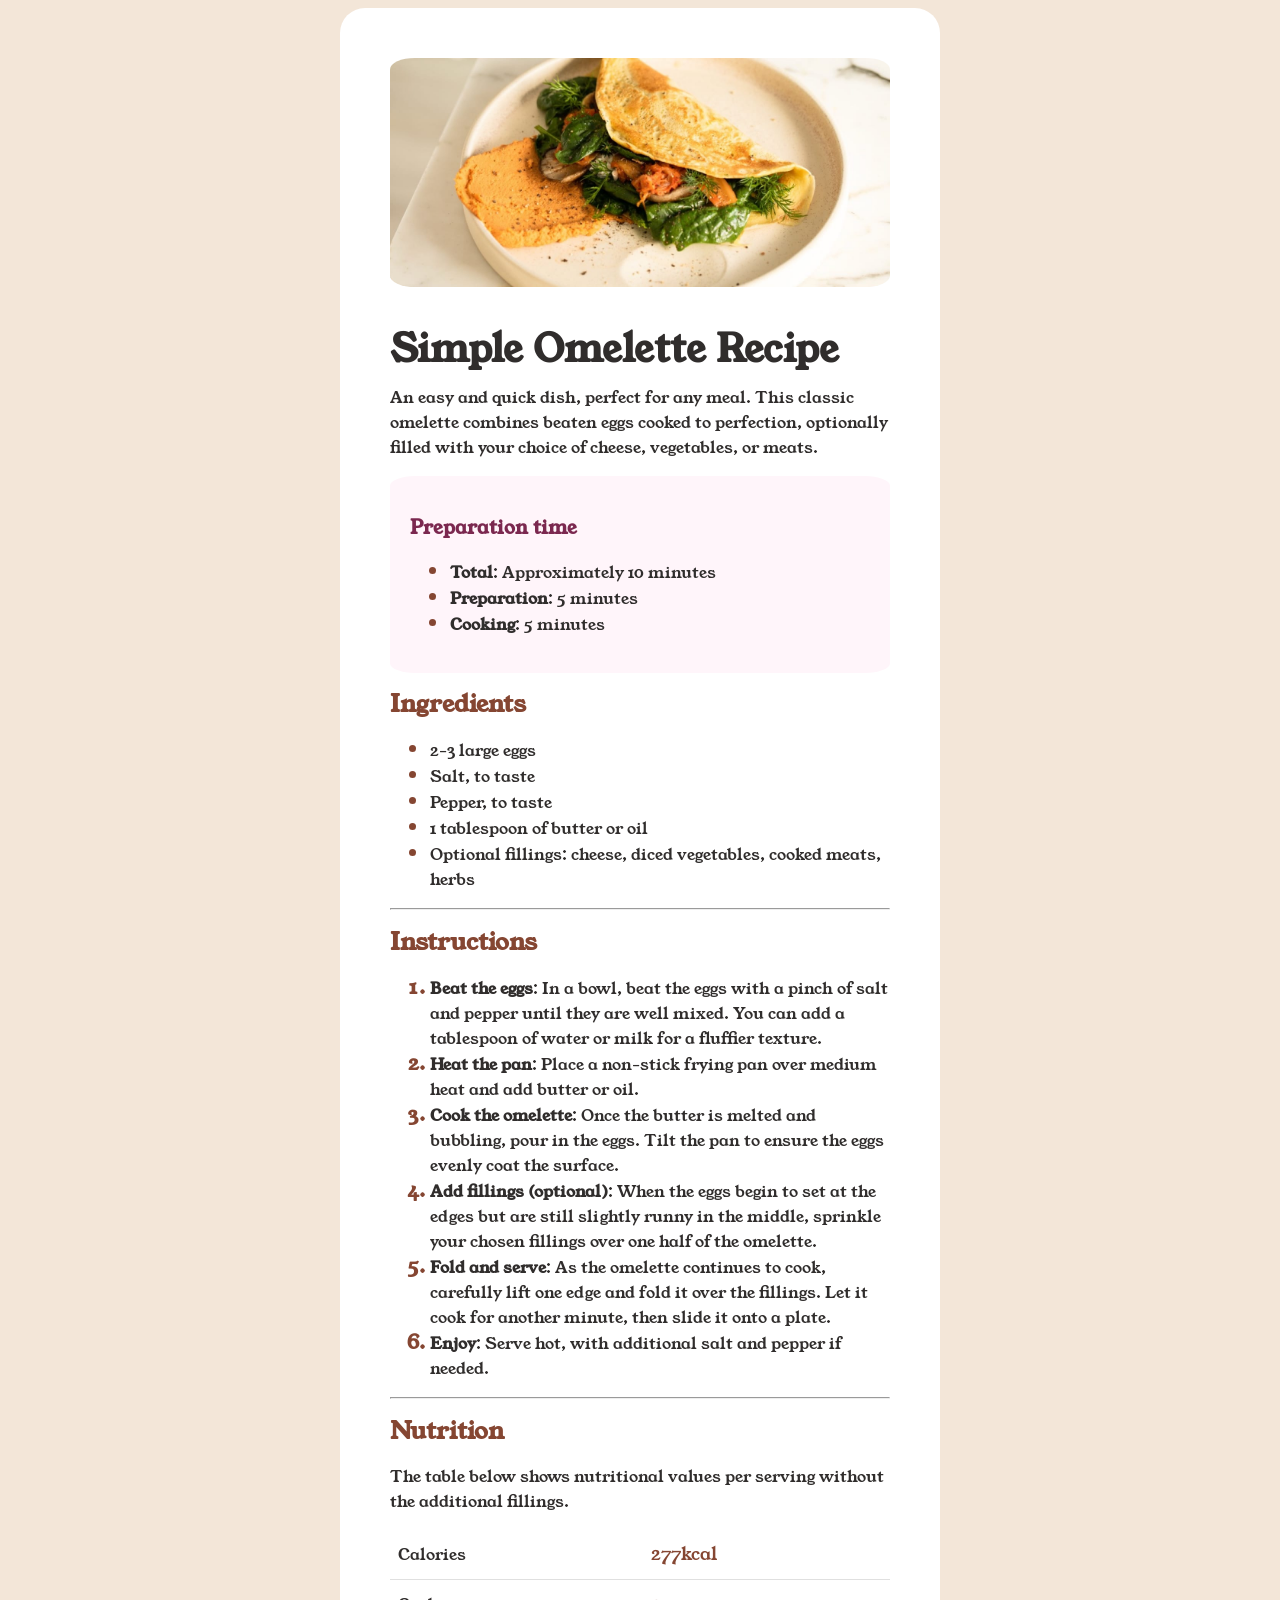
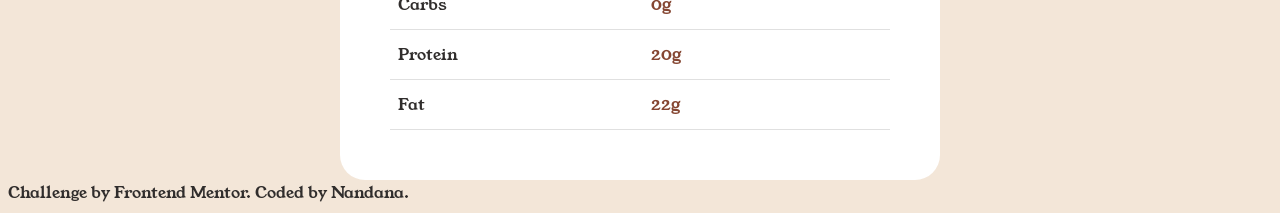
<file: index.html>
<!DOCTYPE html>
<html lang="en">
<head>
    <meta charset="UTF-8">
    <meta name="viewport" content="width=device-width, initial-scale=1.0">
    <link rel="stylesheet" href="recipe_style.css">
    <link rel="preconnect" href="https://fonts.googleapis.com">
    <link rel="preconnect" href="https://fonts.gstatic.com" crossorigin>
    <link href="https://fonts.googleapis.com/css2?family=Young+Serif&display=swap" rel="stylesheet">
    <title>recipe</title>
</head>
<body>
<div id="recipe">
    <img src="./image-omelette.jpeg" alt="recipe image">
    <div class="intro"> 
        <h1><big>Simple Omelette Recipe</big></h1>
        <p>An easy and quick dish, perfect for any meal. This classic omelette combines beaten eggs cooked to perfection, optionally filled with your choice of cheese, vegetables, or meats.</p>
    </div>

    <div class="prep">
        <h3>Preparation time</h3>
        <ul>
            <li> <strong>Total</strong>: Approximately 10 minutes</li>
            <li><strong>Preparation</strong>: 5 minutes</li>
            <li><strong>Cooking</strong>: 5 minutes</li>
        </ul>
    </div>

    <div class="Ingredients">
        <h2>Ingredients</h2>
        <ul>
            <li>2-3 large eggs</li>
            <li> Salt, to taste</li>
            <li>Pepper, to taste</li>
            <li>1 tablespoon of butter or oil</li>
            <li>Optional fillings: cheese, diced vegetables, cooked meats, herbs </li>
        </ul>
    </div>
    <hr>

    <div class="instr">
        <h2>Instructions</h2>
        <ol>
            <li><strong>Beat the eggs</strong>: In a bowl, beat the eggs with a pinch of salt and pepper until they are well mixed. You can add a tablespoon of water or milk for a fluffier texture.</li>
            <li><strong>Heat the pan</strong>: Place a non-stick frying pan over medium heat and add butter or oil.</li>
            <li><strong>Cook the omelette</strong>: Once the butter is melted and bubbling, pour in the eggs. Tilt the pan to ensure the eggs evenly coat the surface.</li>
            <li><strong>Add fillings (optional)</strong>: When the eggs begin to set at the edges but are still slightly runny in the middle, sprinkle your chosen fillings over one half of the omelette.</li>
            <li><strong> Fold and serve</strong>: As the omelette continues to cook, carefully lift one edge and fold it over the fillings. Let it cook for another minute, then slide it onto a plate.</li>
            <li><strong> Enjoy</strong>: Serve hot, with additional salt and pepper if needed.</li>
        </ol>
    </div>
    <hr>

    <div class="nutri">
        <h2>Nutrition</h2>
        <p>The table below shows nutritional values per serving without the additional fillings.</p>
        <table>
            <tr>
                <th>Calories</th>
                <td>277kcal</td>
            </tr>
            
            <tr>
                <th>Carbs</th>
                <td>0g</td>
            </tr>
            
            <tr>
                <th>Protein</th>
                <td>20g</td>
            </tr>
    
            <tr>
                <th>Fat</th>
                <td>22g</td>
            </tr>
            
        </table>

    </div>
</div>
</body>
</html>
                   
Challenge by Frontend Mentor. Coded by Nandana.
</file>
<file: recipe_style.css>
body{
    
    font-family: Young Serif,serif;
    font-weight: normal;
    line-height: 25px;
    color:hsl(24, 5%, 18%);
    background-color: hsl(30, 54%, 90%);
    
    
    
}
#recipe{
    padding: 50px;
   background: hsl(0, 0%, 100%);
   border-radius: 25px;
   max-width: 500px;  /*content inside body has fixed width*/
   margin: auto; /*body content is centered;gives automatic margin horizontally(left and right side) */
   
   
}
#recipe > img{
    
    border-radius: 5%; 
    width: 100%;
    height: auto;
    display: block;
    margin-bottom: 50px;
    


}

 .prep{
    background-color: hsl(330, 100%, 98%);
    border-radius: 5%;
    padding: 20px 20px;
 }
 .prep h3{
    color:hsl(332, 51%, 32%);
 }
.Ingredients h2,.instr h2,.nutri h2{
    color:#854632;
 }
 ul li::marker,ol li::marker{
    color: #854632;
    font-size:20px;
    font-weight: bold;
 }
 table{
    text-align: left;
    border-collapse: collapse;
    width:100%;
   
    
 }
 th,td{
    border-bottom:1px solid #e0e0e0;
    padding: 12px 8px;

 }
 td{
    color:#854632;
    font-size: large;
 }
 th{
    font-weight: normal;
 }
 .young-serif-regular {
    font-family: "Young Serif", serif;
    font-weight: 400;
    font-style: normal;
  }
</file>
